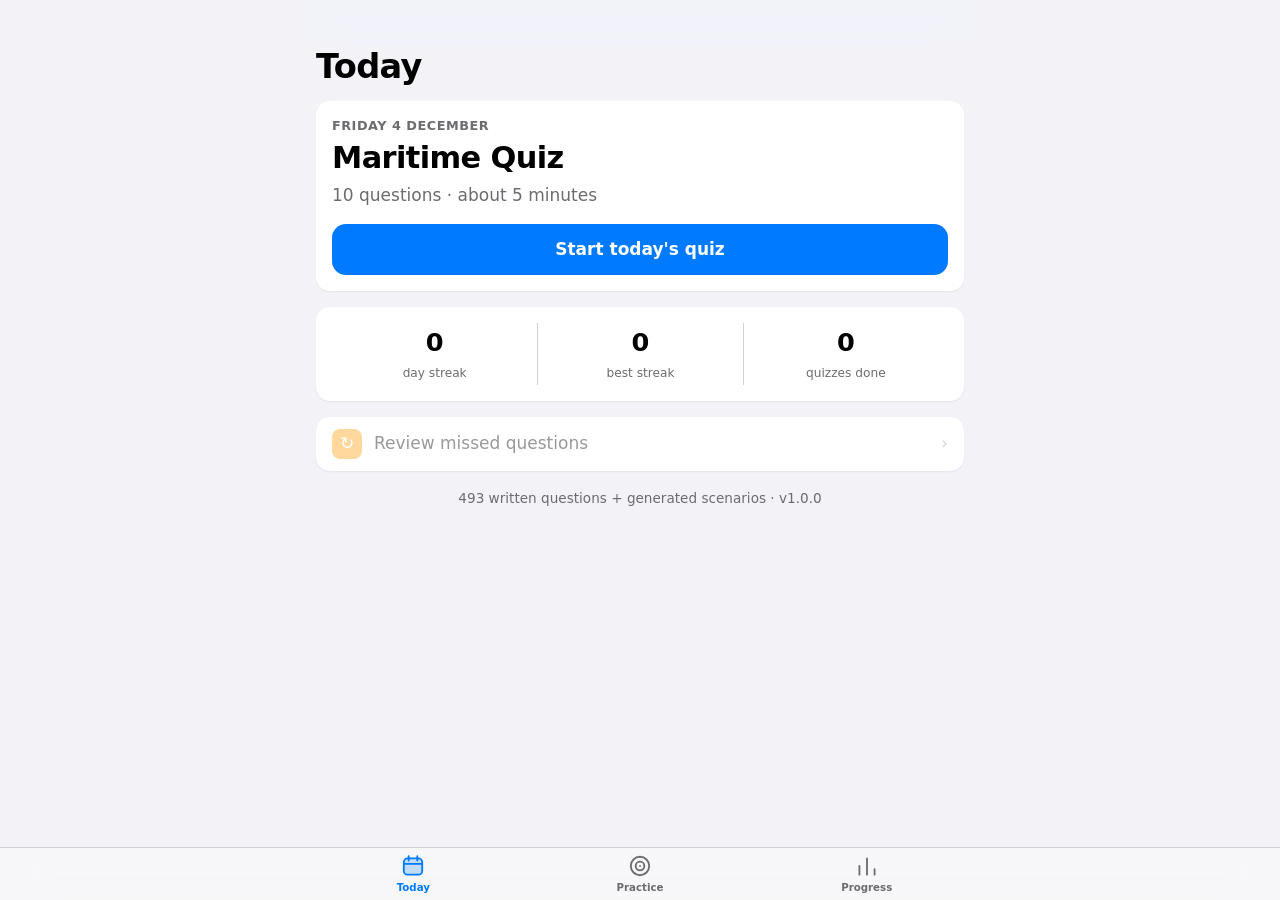
<file: index.html>
<!doctype html>
<html lang="en-AU">
<head>
<meta charset="utf-8">
<meta name="viewport" content="width=device-width, initial-scale=1, viewport-fit=cover">
<title>Maritime Daily Quiz</title>
<meta name="description" content="A daily 10-question refresher for GPH, Coxswain 1 and Coxswain 2 knowledge.">
<meta name="theme-color" content="#000000" media="(prefers-color-scheme: dark)">
<meta name="theme-color" content="#f2f2f7" media="(prefers-color-scheme: light)">
<meta name="color-scheme" content="dark light">
<link rel="manifest" href="manifest.webmanifest">
<link rel="icon" href="icons/icon-192.png">
<link rel="apple-touch-icon" href="icons/apple-touch-icon.png">
<meta name="apple-mobile-web-app-capable" content="yes">
<meta name="mobile-web-app-capable" content="yes">
<meta name="apple-mobile-web-app-title" content="Maritime Quiz">
<meta name="apple-mobile-web-app-status-bar-style" content="default">
<link rel="apple-touch-startup-image" media="(device-width: 320px) and (device-height: 568px) and (-webkit-device-pixel-ratio: 2) and (orientation: portrait) and (prefers-color-scheme: dark)" href="icons/splash/640x1136-dark.png">
<link rel="apple-touch-startup-image" media="(device-width: 320px) and (device-height: 568px) and (-webkit-device-pixel-ratio: 2) and (orientation: portrait) and (prefers-color-scheme: light)" href="icons/splash/640x1136-light.png">
<link rel="apple-touch-startup-image" media="(device-width: 375px) and (device-height: 667px) and (-webkit-device-pixel-ratio: 2) and (orientation: portrait) and (prefers-color-scheme: dark)" href="icons/splash/750x1334-dark.png">
<link rel="apple-touch-startup-image" media="(device-width: 375px) and (device-height: 667px) and (-webkit-device-pixel-ratio: 2) and (orientation: portrait) and (prefers-color-scheme: light)" href="icons/splash/750x1334-light.png">
<link rel="apple-touch-startup-image" media="(device-width: 375px) and (device-height: 812px) and (-webkit-device-pixel-ratio: 3) and (orientation: portrait) and (prefers-color-scheme: dark)" href="icons/splash/1125x2436-dark.png">
<link rel="apple-touch-startup-image" media="(device-width: 375px) and (device-height: 812px) and (-webkit-device-pixel-ratio: 3) and (orientation: portrait) and (prefers-color-scheme: light)" href="icons/splash/1125x2436-light.png">
<link rel="apple-touch-startup-image" media="(device-width: 390px) and (device-height: 844px) and (-webkit-device-pixel-ratio: 3) and (orientation: portrait) and (prefers-color-scheme: dark)" href="icons/splash/1170x2532-dark.png">
<link rel="apple-touch-startup-image" media="(device-width: 390px) and (device-height: 844px) and (-webkit-device-pixel-ratio: 3) and (orientation: portrait) and (prefers-color-scheme: light)" href="icons/splash/1170x2532-light.png">
<link rel="apple-touch-startup-image" media="(device-width: 393px) and (device-height: 852px) and (-webkit-device-pixel-ratio: 3) and (orientation: portrait) and (prefers-color-scheme: dark)" href="icons/splash/1179x2556-dark.png">
<link rel="apple-touch-startup-image" media="(device-width: 393px) and (device-height: 852px) and (-webkit-device-pixel-ratio: 3) and (orientation: portrait) and (prefers-color-scheme: light)" href="icons/splash/1179x2556-light.png">
<link rel="apple-touch-startup-image" media="(device-width: 402px) and (device-height: 874px) and (-webkit-device-pixel-ratio: 3) and (orientation: portrait) and (prefers-color-scheme: dark)" href="icons/splash/1206x2622-dark.png">
<link rel="apple-touch-startup-image" media="(device-width: 402px) and (device-height: 874px) and (-webkit-device-pixel-ratio: 3) and (orientation: portrait) and (prefers-color-scheme: light)" href="icons/splash/1206x2622-light.png">
<link rel="apple-touch-startup-image" media="(device-width: 414px) and (device-height: 736px) and (-webkit-device-pixel-ratio: 3) and (orientation: portrait) and (prefers-color-scheme: dark)" href="icons/splash/1242x2208-dark.png">
<link rel="apple-touch-startup-image" media="(device-width: 414px) and (device-height: 736px) and (-webkit-device-pixel-ratio: 3) and (orientation: portrait) and (prefers-color-scheme: light)" href="icons/splash/1242x2208-light.png">
<link rel="apple-touch-startup-image" media="(device-width: 414px) and (device-height: 896px) and (-webkit-device-pixel-ratio: 2) and (orientation: portrait) and (prefers-color-scheme: dark)" href="icons/splash/828x1792-dark.png">
<link rel="apple-touch-startup-image" media="(device-width: 414px) and (device-height: 896px) and (-webkit-device-pixel-ratio: 2) and (orientation: portrait) and (prefers-color-scheme: light)" href="icons/splash/828x1792-light.png">
<link rel="apple-touch-startup-image" media="(device-width: 414px) and (device-height: 896px) and (-webkit-device-pixel-ratio: 3) and (orientation: portrait) and (prefers-color-scheme: dark)" href="icons/splash/1242x2688-dark.png">
<link rel="apple-touch-startup-image" media="(device-width: 414px) and (device-height: 896px) and (-webkit-device-pixel-ratio: 3) and (orientation: portrait) and (prefers-color-scheme: light)" href="icons/splash/1242x2688-light.png">
<link rel="apple-touch-startup-image" media="(device-width: 428px) and (device-height: 926px) and (-webkit-device-pixel-ratio: 3) and (orientation: portrait) and (prefers-color-scheme: dark)" href="icons/splash/1284x2778-dark.png">
<link rel="apple-touch-startup-image" media="(device-width: 428px) and (device-height: 926px) and (-webkit-device-pixel-ratio: 3) and (orientation: portrait) and (prefers-color-scheme: light)" href="icons/splash/1284x2778-light.png">
<link rel="apple-touch-startup-image" media="(device-width: 430px) and (device-height: 932px) and (-webkit-device-pixel-ratio: 3) and (orientation: portrait) and (prefers-color-scheme: dark)" href="icons/splash/1290x2796-dark.png">
<link rel="apple-touch-startup-image" media="(device-width: 430px) and (device-height: 932px) and (-webkit-device-pixel-ratio: 3) and (orientation: portrait) and (prefers-color-scheme: light)" href="icons/splash/1290x2796-light.png">
<link rel="apple-touch-startup-image" media="(device-width: 440px) and (device-height: 956px) and (-webkit-device-pixel-ratio: 3) and (orientation: portrait) and (prefers-color-scheme: dark)" href="icons/splash/1320x2868-dark.png">
<link rel="apple-touch-startup-image" media="(device-width: 440px) and (device-height: 956px) and (-webkit-device-pixel-ratio: 3) and (orientation: portrait) and (prefers-color-scheme: light)" href="icons/splash/1320x2868-light.png">
<link rel="stylesheet" href="css/style.css">
</head>
<body>
<div id="app" aria-live="polite"></div>
<div id="toast" role="status" hidden></div>

<script src="js/engine.js"></script>
<script src="js/visuals.js"></script>
<script src="js/generators.js"></script>
<script src="js/q/rules.js"></script>
<script src="js/q/lights.js"></script>
<script src="js/q/marks.js"></script>
<script src="js/q/nav.js"></script>
<script src="js/q/plan.js"></script>
<script src="js/q/tides-weather.js"></script>
<script src="js/q/seamanship.js"></script>
<script src="js/q/fire-whs.js"></script>
<script src="js/q/engines.js"></script>
<script src="js/q/sar-towing.js"></script>
<script src="js/app.js"></script>
</body>
</html>
</file>
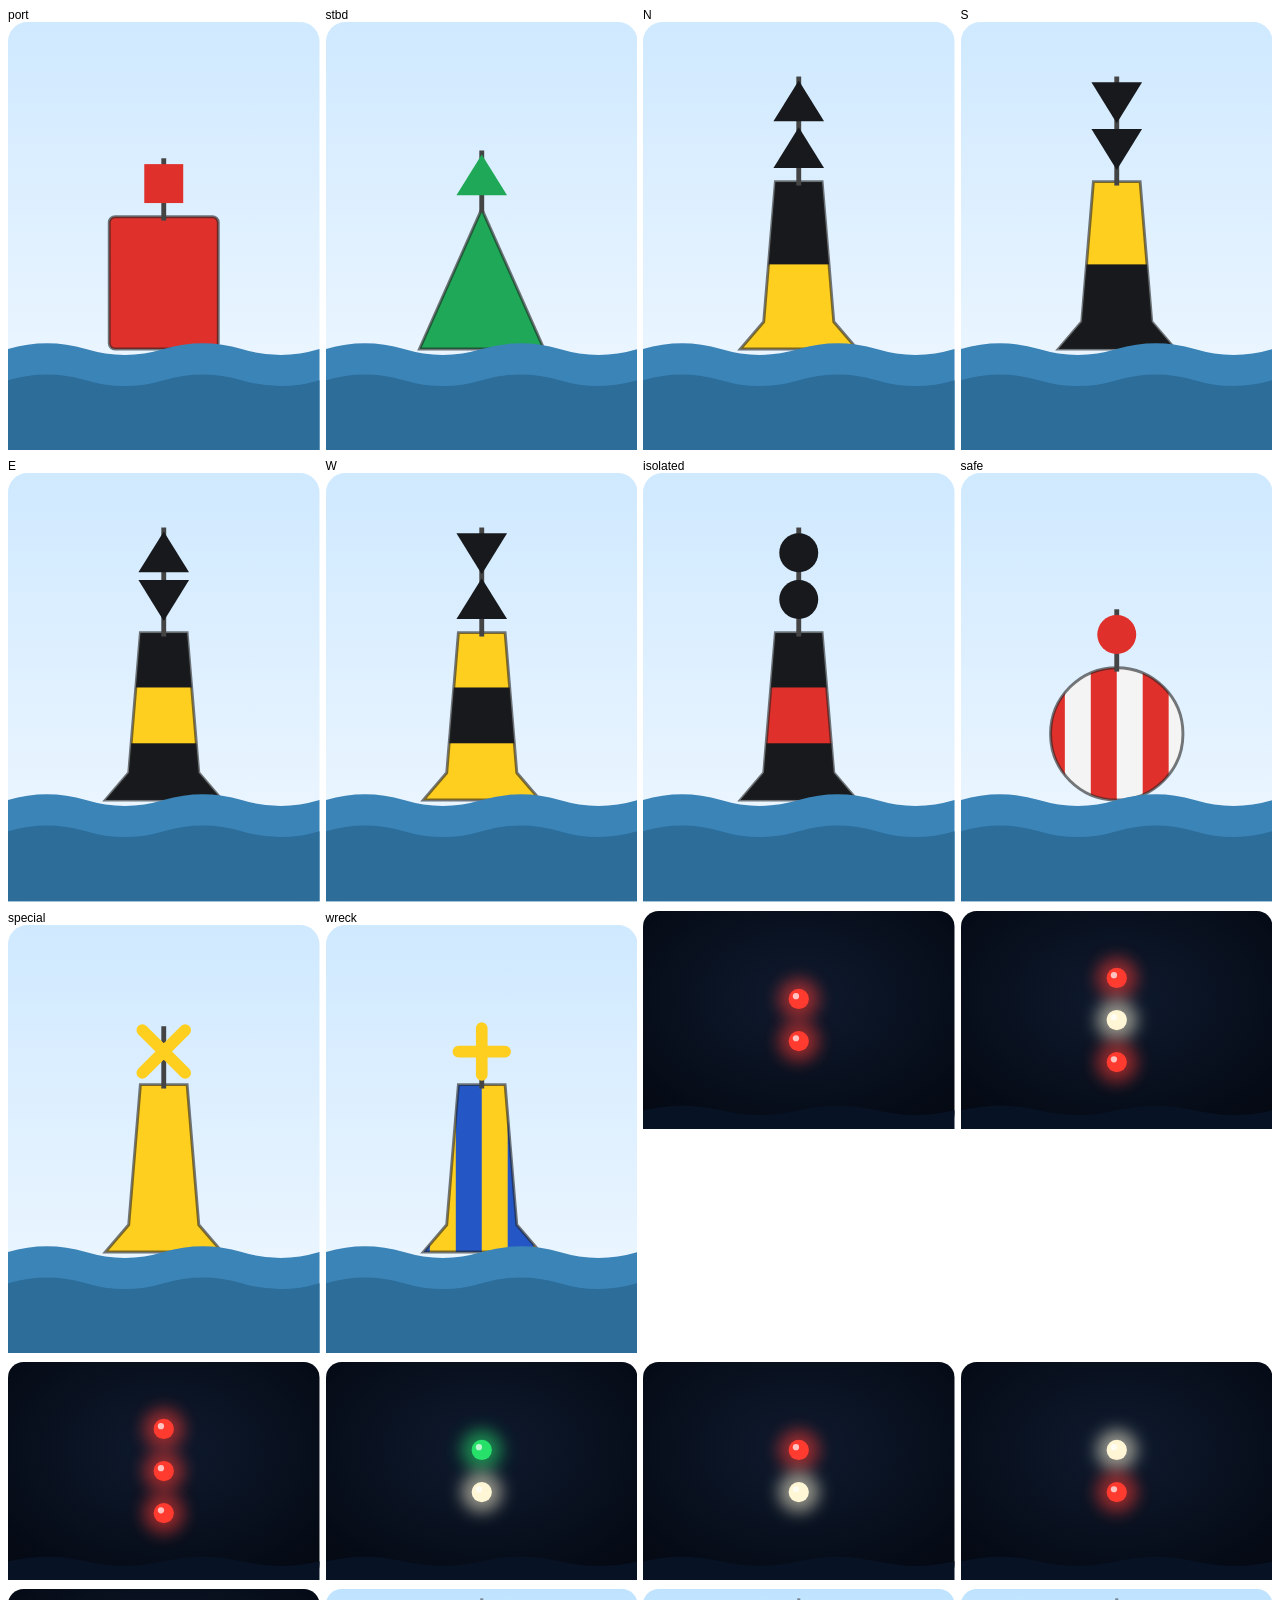
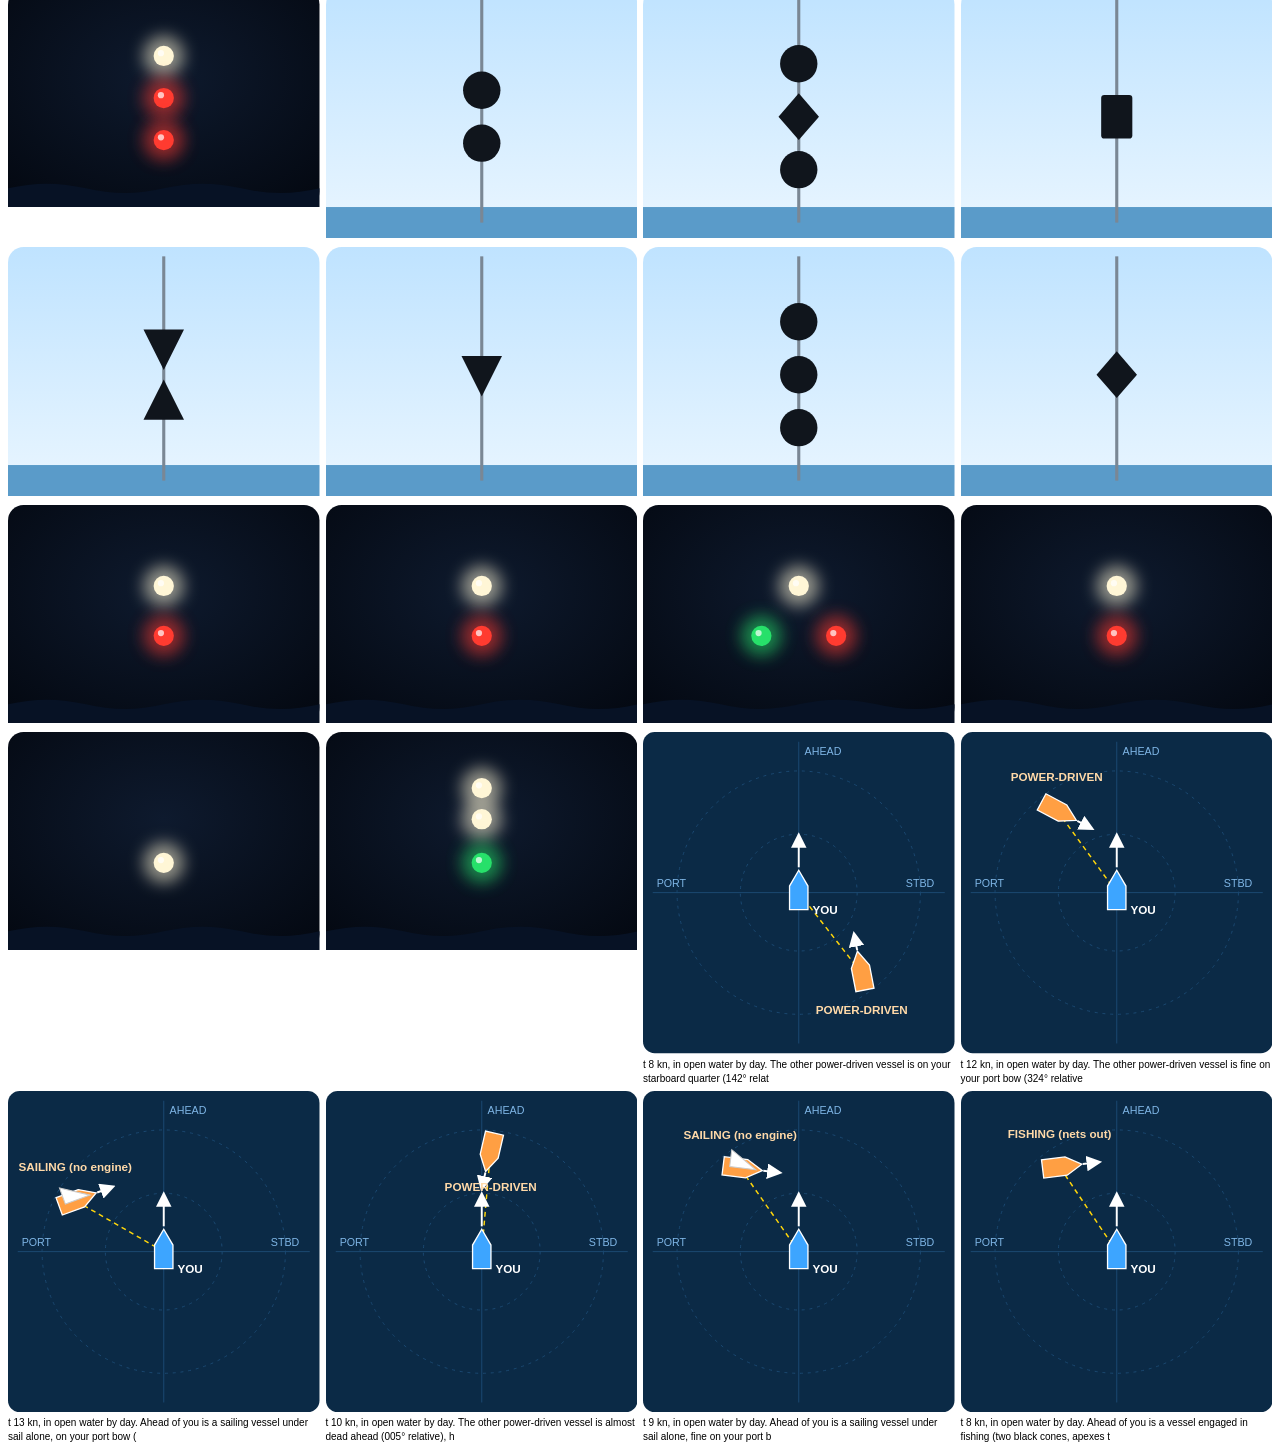
<file: tools/visuals.html>
<!doctype html><meta charset="utf-8"><title>visual gallery</title>
<style>body{font:12px sans-serif;background:#fff;margin:8px}.g{display:grid;grid-template-columns:repeat(4,1fr);gap:6px}svg{width:100%;height:auto}</style>
<div class="g" id="g"></div>
<script src="../js/engine.js"></script><script src="../js/visuals.js"></script><script src="../js/generators.js"></script>
<script>
const V=MQV.render, out=document.getElementById('g');
['port','stbd','N','S','E','W','isolated','safe','special','wreck'].forEach(t=>out.innerHTML+='<div>'+t+V({k:'buoy',t})+'</div>');
[['red','red'],['red','white','red'],['red','red','red'],['green','white'],['red','white'],['white','red'],['white','red','red']].forEach(s=>out.innerHTML+='<div>'+V({k:'lights',stack:s})+'</div>');
[['ball','ball'],['ball','diamond','ball'],['cylinder'],['cone_down','cone_up'],['cone_down'],['ball','ball','ball'],['diamond']].forEach(s=>out.innerHTML+='<div>'+V({k:'shapes',stack:s})+'</div>');
for(let i=0;i<6;i++){const q=MQ.genInstance('aspect',['g',i]);out.innerHTML+='<div>'+V(q.vis)+'</div>';}
for(let i=0;i<6;i++){const q=MQ.genInstance('encounter',['h',i]);out.innerHTML+='<div>'+V(q.vis)+'<small>'+q.q.slice(60,160)+'</small></div>';}
</script>
</file>
<file: css/style.css>
/* Maritime Quiz – iOS-style interface (system colours, grouped cards, translucent bars, bottom tab bar, sheet) */
:root {
  --bg: #000000; --bg2: #2c2c2e; --card: #1c1c1e; --card2: #2c2c2e; --line: #38383a;
  --text: #ffffff; --muted: #98989f; --accent: #0a84ff; --accent-ink: #ffffff;
  --good: #30d158; --good-bg: rgba(48,209,88,.16); --bad: #ff453a; --bad-bg: rgba(255,69,58,.16); --warn: #ffd60a;
  --bar: rgba(28,28,30,.72); --radius: 14px; --shadow: none; --tab-h: 52px;
  --spring: cubic-bezier(.2,.9,.25,1.15);
}
@media (prefers-color-scheme: light) {
  :root {
    --bg: #f2f2f7; --bg2: #e5e5ea; --card: #ffffff; --card2: #f2f2f7; --line: #d1d1d6;
    --text: #000000; --muted: #6c6c70; --accent: #007aff; --accent-ink: #ffffff;
    --good: #248a3d; --good-bg: #e3f6e8; --bad: #d70015; --bad-bg: #fde7e9; --warn: #9a6a00;
    --bar: rgba(249,249,249,.78); --shadow: 0 1px 2px rgba(0,0,0,.06);
  }
}
* { box-sizing: border-box; -webkit-tap-highlight-color: transparent; }
html { -webkit-text-size-adjust: 100%; background: var(--bg); }
body {
  margin: 0; background: var(--bg); color: var(--text);
  font: 17px/1.35 -apple-system, BlinkMacSystemFont, "SF Pro Text", "Helvetica Neue", system-ui, sans-serif;
  -webkit-font-smoothing: antialiased; -webkit-touch-callout: none;
  min-height: 100vh; min-height: 100dvh; overscroll-behavior-y: none;
  touch-action: manipulation; -webkit-user-select: none; user-select: none;
}
textarea, .selectable { -webkit-user-select: text; user-select: text; }
#app { max-width: 680px; margin: 0 auto; padding: 0 max(16px, env(safe-area-inset-right)) calc(var(--tab-h) + env(safe-area-inset-bottom) + 28px) max(16px, env(safe-area-inset-left)); }
#app.notabs { padding-bottom: calc(env(safe-area-inset-bottom) + 28px); }
h1, h2, h3 { margin: 0; line-height: 1.2; }
h3 { font-size: 1.06rem; font-weight: 600; }
p { margin: .4em 0; }
.muted { color: var(--muted); }
.small { font-size: .85rem; }

/* navigation bar: large title that collapses into a translucent bar */
.navbar { position: sticky; top: 0; z-index: 10; margin: 0 calc(-1 * max(16px, env(safe-area-inset-left))); padding: env(safe-area-inset-top) max(16px, env(safe-area-inset-right)) 0 max(16px, env(safe-area-inset-left));
  -webkit-backdrop-filter: saturate(180%) blur(22px); backdrop-filter: saturate(180%) blur(22px); background: transparent; border-bottom: .5px solid transparent; transition: background .2s, border-color .2s; }
.navbar.scrolled { background: var(--bar); border-bottom-color: var(--line); }
.navrow { height: 44px; display: flex; align-items: center; justify-content: space-between; }
.navtitle { position: absolute; left: 50%; transform: translateX(-50%); font-weight: 600; opacity: 0; transition: opacity .15s; white-space: nowrap; }
.navbar.scrolled .navtitle { opacity: 1; }
.navbtn { background: none; border: 0; color: var(--accent); font: inherit; padding: 8px 0; min-width: 44px; }
.largetitle { font-size: 2.1rem; font-weight: 800; letter-spacing: -.02em; margin: 2px 0 14px; transition: opacity .15s; }
.navbar.scrolled + .largetitle { opacity: 1; }
.eyebrow { color: var(--muted); font-size: .8rem; font-weight: 600; text-transform: uppercase; letter-spacing: .04em; }

/* cards and grouped lists */
.card { background: var(--card); border-radius: var(--radius); padding: 16px; margin-bottom: 16px; box-shadow: var(--shadow); }
.hero .big { font-size: 1.9rem; font-weight: 800; letter-spacing: -.02em; margin: 2px 0; }
.row { display: flex; gap: 10px; flex-wrap: wrap; align-items: center; }
.stats3 { display: grid; grid-template-columns: repeat(3, 1fr); }
.stat { text-align: center; padding: 2px 6px; }
.stat + .stat { border-left: .5px solid var(--line); }
.stat b { display: block; font-size: 1.6rem; font-weight: 700; }
.stat span { color: var(--muted); font-size: .76rem; }
.list { background: var(--card); border-radius: var(--radius); overflow: hidden; margin-bottom: 16px; box-shadow: var(--shadow); }
.li { display: flex; align-items: center; gap: 12px; width: 100%; padding: 12px 16px; min-height: 48px; background: none; border: 0; color: var(--text); font: inherit; text-align: left; position: relative; }
.li + .li::before { content: ""; position: absolute; top: 0; left: 16px; right: 0; border-top: .5px solid var(--line); }
.li .ico { width: 30px; height: 30px; border-radius: 8px; display: grid; place-items: center; font-size: 17px; color: #fff; flex: none; }
.li .grow { flex: 1 1 auto; }
.li .chev { color: var(--muted); opacity: .7; font-size: 1.1rem; }
.li[disabled] { opacity: .4; }
.li:active:not([disabled]) { background: var(--card2); }
.li.dangerous { color: var(--bad); }
.footer { text-transform: none; color: var(--muted); font-size: .8rem; padding: 0 16px 16px; }

/* buttons */
button, .btn { font: inherit; cursor: pointer; }
button { transition: transform .12s var(--spring), opacity .12s, background .15s; }
.btn { display: inline-flex; align-items: center; justify-content: center; gap: 8px; border: 0; border-radius: 14px; padding: 14px 18px; font-weight: 600; background: var(--accent); color: var(--accent-ink); text-decoration: none; min-height: 50px; }
.btn.block { width: 100%; }
.btn.ghost { background: transparent; color: var(--accent); }
.btn.sec { background: color-mix(in srgb, var(--accent) 16%, transparent); color: var(--accent); }
.btn[disabled] { opacity: .4; cursor: not-allowed; }
.btn + .btn { margin-top: 10px; }
.btns { display: grid; gap: 10px; }
.btns .btn + .btn { margin-top: 0; }
.btn:active:not([disabled]), .opt:active:not([disabled]), .tchip:active, .tab:active { transform: scale(.97); opacity: .85; }
.iconbtn { background: color-mix(in srgb, var(--accent) 16%, transparent); border: 0; color: var(--accent); border-radius: 999px; padding: 7px 14px; font-size: .9rem; font-weight: 600; }

/* quiz */
.chip { display: inline-block; padding: 3px 10px; border-radius: 999px; font-size: .75rem; font-weight: 700; color: #04111f; }
.qwrap { padding-top: 6px; }
.qhead { display: flex; align-items: center; justify-content: space-between; gap: 10px; margin: 6px 0 10px; }
.bar { height: 4px; background: var(--bg2); border-radius: 999px; overflow: hidden; margin-bottom: 4px; }
.bar > i { display: block; height: 100%; background: var(--accent); border-radius: 999px; transition: width .35s var(--spring); }
.qtext { font-size: 1.2rem; font-weight: 650; margin: 8px 0 14px; letter-spacing: -.01em; }
.vis { margin: 6px auto 12px; max-width: 360px; }
.vis svg { width: 100%; height: auto; display: block; border-radius: 12px; }
.opts { display: grid; gap: 10px; }
.opt { text-align: left; background: var(--card2); color: var(--text); border: 2px solid transparent; border-radius: 14px; padding: 13px 14px; display: flex; gap: 12px; align-items: flex-start; min-height: 52px; }
.opt .k { flex: 0 0 26px; height: 26px; border-radius: 50%; background: var(--bg2); display: grid; place-items: center; font-weight: 700; font-size: .8rem; color: var(--muted); }
.opt.right { border-color: var(--good); background: var(--good-bg); }
.opt.right .k { background: var(--good); color: #fff; }
.opt.wrong { border-color: var(--bad); background: var(--bad-bg); }
.opt.wrong .k { background: var(--bad); color: #fff; }
.opt.dim { opacity: .5; }
.opt[disabled] { cursor: default; }
.opt.shake { animation: shake .35s; }

/* answer sheet */
.sheet { position: fixed; left: 0; right: 0; bottom: 0; z-index: 30; max-width: 680px; margin: 0 auto; background: var(--bar); -webkit-backdrop-filter: saturate(180%) blur(28px); backdrop-filter: saturate(180%) blur(28px);
  border-radius: 20px 20px 0 0; box-shadow: 0 -8px 30px rgba(0,0,0,.28); border-top: .5px solid var(--line); padding: 8px 16px calc(env(safe-area-inset-bottom) + 12px); animation: sheetup .38s var(--spring); }
.grabber { width: 38px; height: 5px; border-radius: 3px; background: var(--muted); opacity: .5; margin: 0 auto 10px; touch-action: none; }
.sheet .body { max-height: 40vh; overflow: auto; -webkit-overflow-scrolling: touch; }
.sheet.min .body { display: none; }
.sheet .verdict { font-weight: 700; font-size: 1.05rem; margin-bottom: 4px; display: flex; align-items: center; gap: 8px; }
.sheet.ok .verdict { color: var(--good); } .sheet.no .verdict { color: var(--bad); }
.sheet .why { font-size: .95rem; }
.src { margin-top: 8px; color: var(--muted); font-size: .8rem; }
.sheet .btn { margin-top: 12px; }

/* results */
.score { text-align: center; padding: 4px 0 2px; }
.ring { width: 150px; height: 150px; margin: 4px auto 6px; position: relative; }
.ring svg { width: 100%; height: 100%; transform: rotate(-90deg); }
.ring .trk { stroke: var(--bg2); } .ring .val { stroke: var(--good); stroke-linecap: round; transition: stroke-dashoffset 1s var(--spring); }
.ring .num { position: absolute; inset: 0; display: grid; place-items: center; font-size: 2.6rem; font-weight: 800; letter-spacing: -.03em; }
.ring .num small { font-size: 1rem; color: var(--muted); font-weight: 600; }
.dots { display: flex; gap: 6px; justify-content: center; flex-wrap: wrap; margin: 10px 0; }
.dot { width: 26px; height: 26px; border-radius: 50%; display: grid; place-items: center; font-size: .78rem; font-weight: 700; }
.dot.g { background: var(--good-bg); color: var(--good); } .dot.r { background: var(--bad-bg); color: var(--bad); } .dot.n { background: var(--card2); color: var(--muted); }

.topicrow { display: grid; grid-template-columns: 1fr 52px; gap: 8px 10px; align-items: center; margin: 10px 0; font-size: .9rem; }
.topicrow .meter { grid-column: 1 / -1; height: 6px; background: var(--bg2); border-radius: 99px; overflow: hidden; }
.topicrow .meter i { display: block; height: 100%; border-radius: 99px; }
.topicrow .pct { text-align: right; font-weight: 700; }
.cal { display: grid; grid-template-columns: repeat(7, 1fr); gap: 5px; margin-top: 8px; }
.cal div { aspect-ratio: 1; border-radius: 50%; background: var(--card2); display: grid; place-items: center; font-size: .7rem; color: var(--muted); border: 2px solid transparent; }
.cal .d10 { background: var(--good); color: #04111f; } .cal .d7 { background: #1c8c66; color: #fff; } .cal .d4 { background: #b58a1f; color: #fff; } .cal .d0 { background: #8f3a40; color: #fff; }
.cal .today { border-color: var(--accent); }

.chips { display: flex; flex-wrap: wrap; gap: 8px; }
.tchip { border: 0; background: var(--card2); color: var(--text); border-radius: 999px; padding: 8px 14px; font-size: .9rem; font-weight: 600; }
.tchip.on { background: var(--accent); color: var(--accent-ink); }
.seg { display: flex; background: var(--bg2); border-radius: 9px; padding: 2px; margin-top: 8px; }
.seg button { flex: 1; background: transparent; color: var(--text); border: 0; padding: 7px 10px; font-weight: 600; border-radius: 7px; }
.seg button.on { background: var(--card); box-shadow: 0 1px 3px rgba(0,0,0,.3); }
.tip { background: var(--card); padding: 12px 14px; border-radius: var(--radius); font-size: .9rem; margin-top: 14px; }
textarea { width: 100%; min-height: 90px; background: var(--card2); color: var(--text); border: 0; border-radius: 12px; padding: 10px; font: .8rem ui-monospace, monospace; }
.switch { position: relative; width: 51px; height: 31px; flex: none; }
.switch input { position: absolute; inset: 0; opacity: 0; width: 100%; height: 100%; margin: 0; }
.switch i { position: absolute; inset: 0; border-radius: 16px; background: var(--bg2); transition: background .2s; pointer-events: none; }
.switch i::after { content: ""; position: absolute; top: 2px; left: 2px; width: 27px; height: 27px; border-radius: 50%; background: #fff; box-shadow: 0 2px 4px rgba(0,0,0,.3); transition: transform .25s var(--spring); }
.switch input:checked + i { background: var(--good); } .switch input:checked + i::after { transform: translateX(20px); }

/* bottom tab bar */
.tabbar { position: fixed; left: 0; right: 0; bottom: 0; z-index: 20; display: flex; justify-content: center; background: var(--bar); -webkit-backdrop-filter: saturate(180%) blur(22px); backdrop-filter: saturate(180%) blur(22px); border-top: .5px solid var(--line); padding-bottom: env(safe-area-inset-bottom); }
.tabbar nav { display: flex; width: 100%; max-width: 680px; }
.tab { flex: 1; background: none; border: 0; height: var(--tab-h); color: var(--muted); display: flex; flex-direction: column; align-items: center; justify-content: center; gap: 2px; font-size: .64rem; font-weight: 600; }
.tab svg { width: 26px; height: 26px; fill: none; stroke: currentColor; stroke-width: 1.7; stroke-linecap: round; stroke-linejoin: round; }
.tab.on { color: var(--accent); }
.tab.on svg { fill: color-mix(in srgb, var(--accent) 22%, transparent); }

#toast { position: fixed; left: 50%; bottom: calc(var(--tab-h) + 24px + env(safe-area-inset-bottom)); transform: translateX(-50%); background: var(--bar); -webkit-backdrop-filter: blur(20px); backdrop-filter: blur(20px); color: var(--text); padding: 10px 18px; border-radius: 999px; font-weight: 600; z-index: 40; box-shadow: 0 6px 20px rgba(0,0,0,.3); font-size: .9rem; }

/* motion */
.fade { animation: fade .22s ease-out; }
.slide { animation: slidein .4s var(--spring); }
.slideback { animation: slideback .4s var(--spring); }
@keyframes fade { from { opacity: 0; transform: translateY(6px); } to { opacity: 1; transform: none; } }
@keyframes slidein { from { opacity: 0; transform: translateX(44px); } to { opacity: 1; transform: none; } }
@keyframes slideback { from { opacity: 0; transform: translateX(-44px); } to { opacity: 1; transform: none; } }
@keyframes sheetup { from { transform: translateY(100%); } to { transform: none; } }
@keyframes shake { 20%, 60% { transform: translateX(-5px); } 40%, 80% { transform: translateX(5px); } }
@media (prefers-reduced-motion: reduce) { .fade, .slide, .slideback, .sheet, .opt.shake { animation: none; } .bar > i, .ring .val { transition: none; } }
:focus-visible { outline: 3px solid color-mix(in srgb, var(--accent) 60%, transparent); outline-offset: 2px; }
</file>
